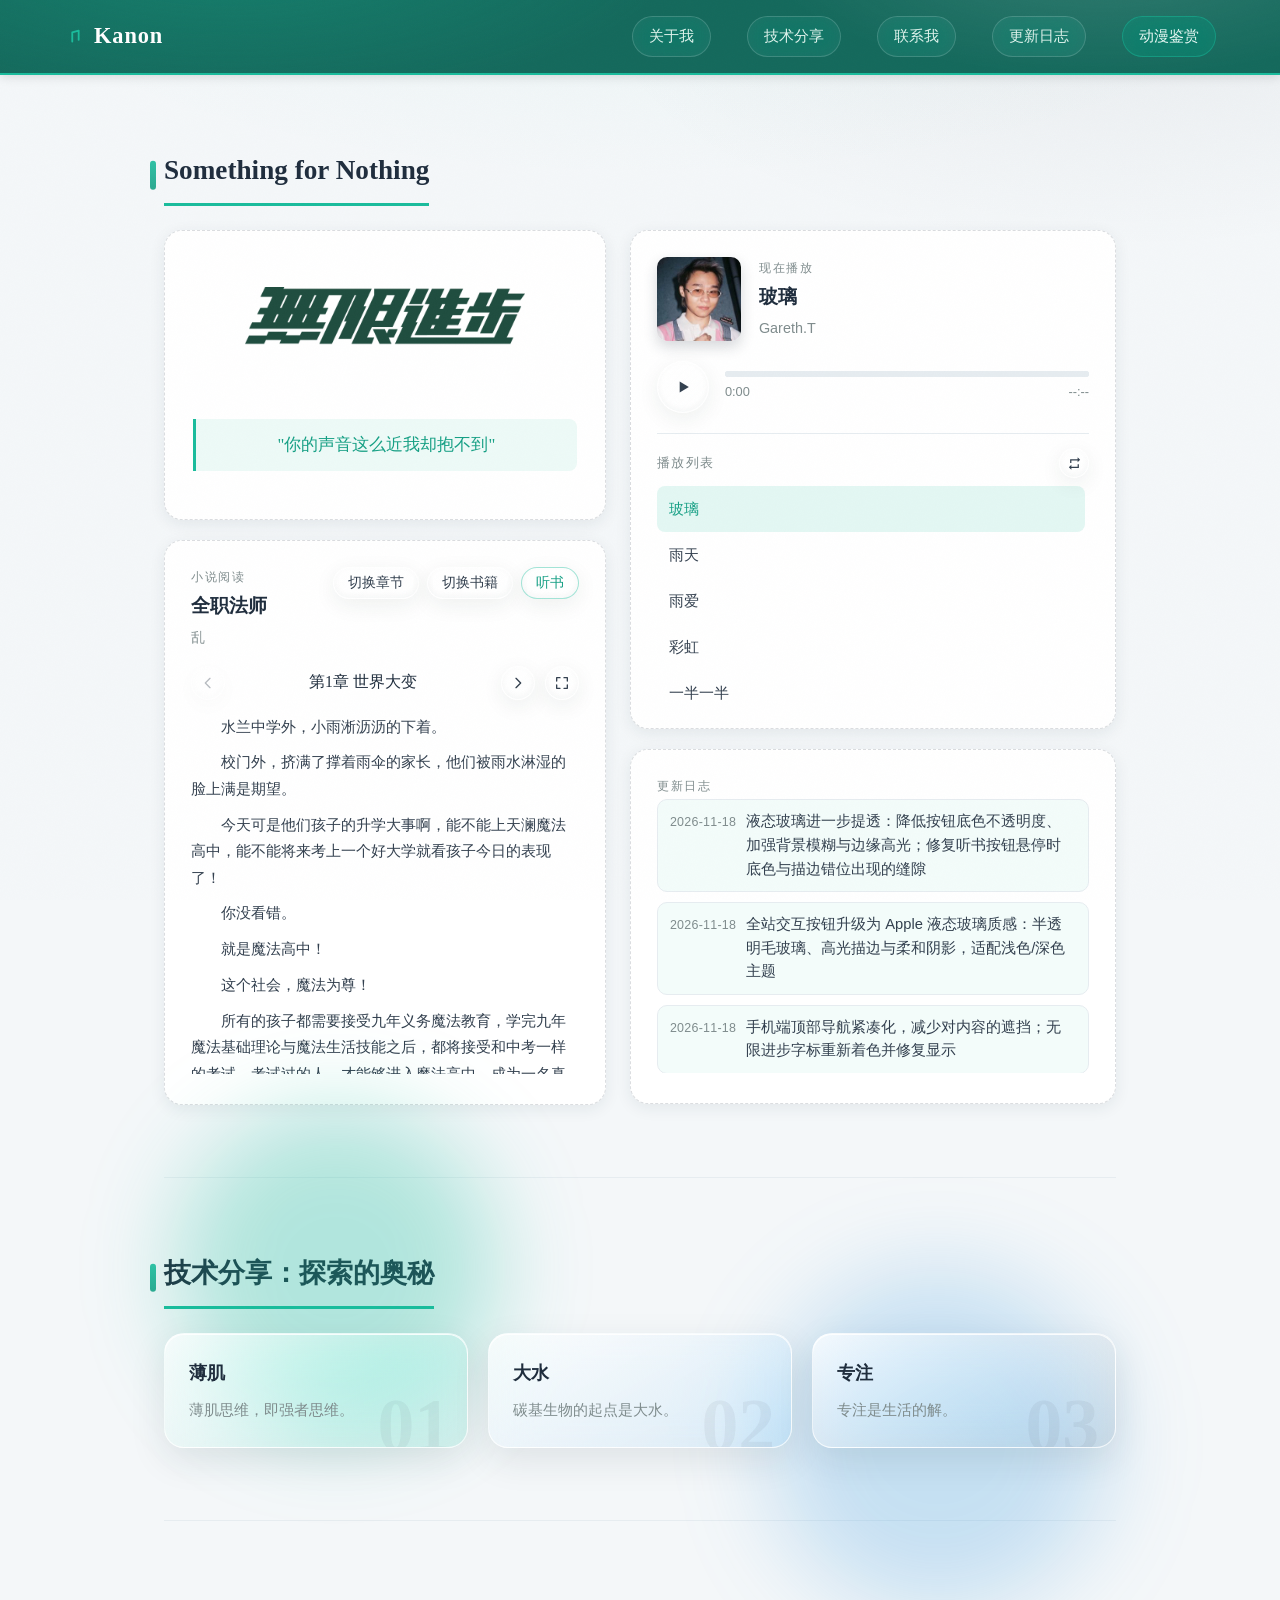
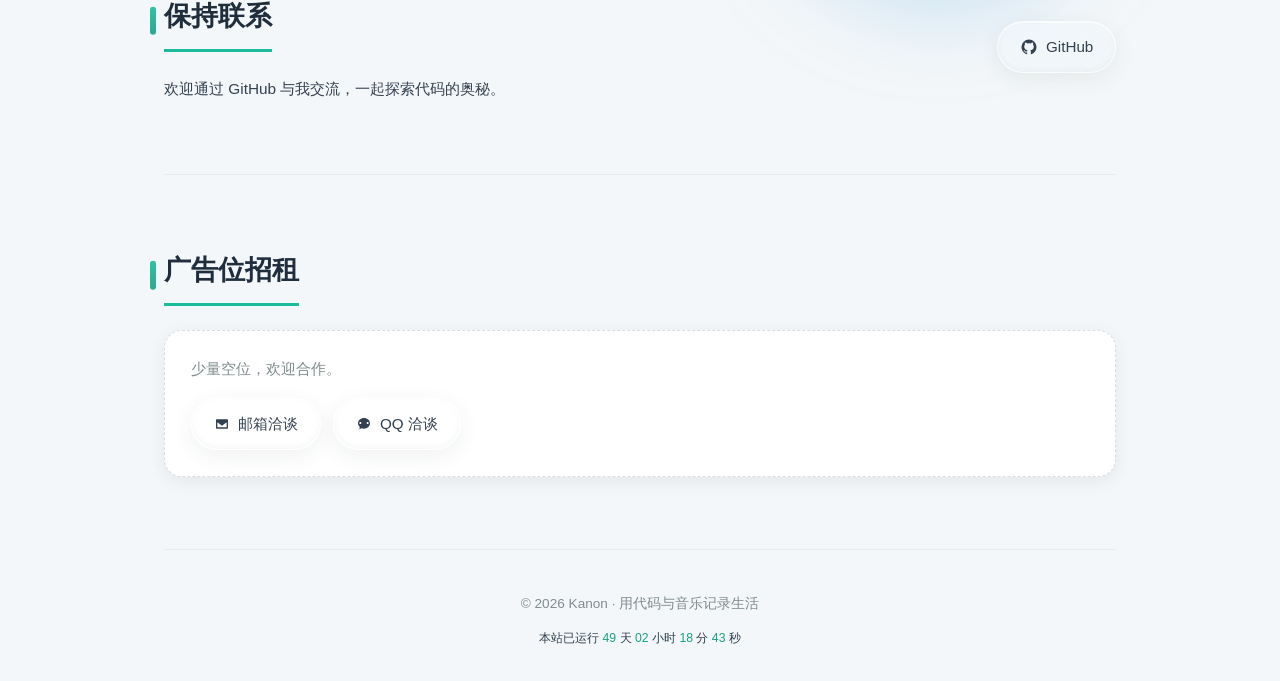
<file: index.html>
<!DOCTYPE html>
<html lang="zh-CN">
<head>
    <meta charset="UTF-8">
    <meta name="viewport" content="width=device-width, initial-scale=1">
    <title>Kanon - 个人博客</title>
    <link rel="icon" href="data:image/svg+xml,%3Csvg xmlns='http://www.w3.org/2000/svg' viewBox='0 0 24 24'%3E%3Crect width='24' height='24' rx='6' fill='%231f2d3d'/%3E%3Cpath d='M9 17V7l7-2v10' fill='none' stroke='%231abc9c' stroke-width='2' stroke-linecap='round' stroke-linejoin='round'/%3E%3C/svg%3E">
    <link rel="preconnect" href="https://miaoda.feishu.cn">
    <link rel="stylesheet" href="https://miaoda.feishu.cn/fonts/css2?family=Noto+Serif+SC:wght@700;900&family=Noto+Sans+SC:wght@300;400;500;700&display=swap">
    <link rel="stylesheet" href="style.css">
</head>
<body class="main-body">
    <header class="header">
        <h1 class="site-logo">
            <svg viewBox="0 0 24 24" width="22" height="22" aria-hidden="true">
                <path d="M9 17V7l7-2v10" fill="none" stroke="currentColor" stroke-width="2" stroke-linecap="round" stroke-linejoin="round"/>
            </svg>
            Kanon
        </h1>
        <nav class="site-nav" aria-label="主导航">
            <a href="#about">关于我</a>
            <a href="#tech">技术分享</a>
            <a href="#contact">联系我</a>
            <a href="#changelog">更新日志</a>
            <a href="anime.html" class="nav-featured">动漫鉴赏</a>
        </nav>
    </header>

    <main class="page-container">
        <!-- =================================== -->
        <!-- 关于我：左介绍 / 右音乐播放器       -->
        <!-- =================================== -->
        <section id="about" class="content-section">
            <h2 class="section-title">Something for Nothing</h2>

            <div class="about-grid">
                <!-- 左栏：个人资料 + 小说模块 -->
                <div class="about-left">
                    <div class="profile-card">
                        <img src="assets/wxjb.png" alt="无限进步" class="profile-motto">
                        <p class="subtitle" id="random-lyric">歌词被外星人拐走了ovo!</p>
                    </div>

                <!-- 小说模块 -->
                <div class="novel-card">
                    <div class="novel-head">
                        <div class="novel-meta">
                            <p class="now-label">小说阅读</p>
                            <p class="novel-title" id="novel-title">全职法师</p>
                            <p class="novel-author" id="novel-author">乱</p>
                        </div>
                        <div class="novel-head-actions">
                            <button class="novel-book-btn" id="novel-chapter-btn" aria-expanded="false" aria-controls="novel-chapter-panel">切换章节</button>
                            <button class="novel-book-btn" id="novel-book-btn" aria-expanded="false" aria-controls="novel-book-panel">切换书籍</button>
                            <button class="novel-book-btn" id="novel-read-btn" aria-expanded="false" title="朗读当前章节">听书</button>
                        </div>
                    </div>

                    <div class="novel-chapter-bar">
                        <button class="chapter-btn" id="novel-prev" aria-label="上一章" title="上一章">
                            <svg viewBox="0 0 24 24" width="16" height="16" aria-hidden="true">
                                <path d="M15 5l-7 7 7 7" fill="none" stroke="currentColor" stroke-width="2" stroke-linecap="round" stroke-linejoin="round"/>
                            </svg>
                        </button>
                        <span class="novel-chapter-name" id="novel-chapter-name">第1章 世界大变</span>
                        <button class="chapter-btn" id="novel-next" aria-label="下一章" title="下一章">
                            <svg viewBox="0 0 24 24" width="16" height="16" aria-hidden="true">
                                <path d="M9 5l7 7-7 7" fill="none" stroke="currentColor" stroke-width="2" stroke-linecap="round" stroke-linejoin="round"/>
                            </svg>
                        </button>
                        <button class="chapter-btn" id="novel-fullscreen-btn" aria-label="全屏阅读" title="全屏阅读">
                            <svg viewBox="0 0 24 24" width="16" height="16" aria-hidden="true">
                                <path d="M4 9V4h5M20 9V4h-5M4 15v5h5M20 15v5h-5" fill="none" stroke="currentColor" stroke-width="2" stroke-linecap="round" stroke-linejoin="round"/>
                            </svg>
                        </button>
                    </div>

                    <div class="novel-content" id="novel-content"></div>

                    <!-- 听书控制条：朗读时显示 -->
                    <div class="novel-read-bar" id="novel-read-bar" aria-live="polite">
                        <span class="read-status" id="read-status">正在朗读</span>
                        <button type="button" class="read-rate-btn" id="read-rate-down" aria-label="放慢语速">−</button>
                        <span class="read-rate" id="read-rate">1.0×</span>
                        <button type="button" class="read-rate-btn" id="read-rate-up" aria-label="加快语速">+</button>
                        <button type="button" class="read-rate-btn read-stop" id="read-stop" aria-label="停止朗读">停止</button>
                    </div>

                    <div class="novel-book-panel" id="novel-book-panel">
                        <p class="panel-hint">选择书籍</p>
                        <div class="book-list" id="book-list"></div>
                        <p class="panel-empty">更多书籍敬请期待</p>
                    </div>

                    <div class="novel-chapter-panel" id="novel-chapter-panel">
                        <p class="panel-hint">选择章节</p>
                        <div class="chapter-list" id="chapter-list"></div>
                    </div>
                </div>
                </div>

                <!-- 右栏：音乐播放器 + 广告位招租 -->
                <div class="about-right">
                <div class="music-player-container">
                    <div class="player-head">
                        <div class="player-cover">
                            <img id="player-cover" class="show" src="assets/covers/玻璃.jpg" alt="专辑封面">
                        </div>
                        <div class="player-now">
                            <p class="now-label">现在播放</p>
                            <p class="now-title" id="now-title">玻璃</p>
                            <p class="now-artist" id="now-artist">Gareth.T</p>
                        </div>
                    </div>

                    <div class="player-controls">
                        <button id="music-toggle-btn" class="toggle-btn" aria-label="播放或暂停音乐" title="播放 / 暂停">
                            <svg id="icon-play" viewBox="0 0 24 24" width="20" height="20" aria-hidden="true">
                                <path d="M8 5.5v13l11-6.5z" fill="currentColor"/>
                            </svg>
                            <svg id="icon-pause" viewBox="0 0 24 24" width="20" height="20" aria-hidden="true" style="display:none">
                                <path d="M7 5h3.5v14H7zM13.5 5H17v14h-3.5z" fill="currentColor"/>
                            </svg>
                        </button>
                        <div class="progress-wrap">
                            <progress id="music-progress" value="0" max="1"></progress>
                            <div class="time-row">
                                <span id="time-current">0:00</span>
                                <span id="time-total">--:--</span>
                            </div>
                        </div>
                    </div>

                    <audio id="background-music" preload="metadata">
                        <source src="assets/songs/Gareth.T-玻璃.mp3" type="audio/mp3">
                        您的浏览器不支持音频元素。
                    </audio>

                    <div class="playlist">
                        <div class="playlist-head">
                            <p class="playlist-title">播放列表</p>
                            <button id="mode-btn" class="mode-btn" type="button" title="播放模式：顺序播放（点击切换）" aria-label="播放模式：顺序播放">
                                <svg id="mode-icon" viewBox="0 0 24 24" width="15" height="15" aria-hidden="true">
                                    <path fill="currentColor" d="M7 7h10v3l4-4-4-4v3H5v6h2V7zm10 10H7v-3l-4 4 4 4v-3h12v-6h-2v4z"/>
                                </svg>
                            </button>
                        </div>
                        <ul class="playlist-list" id="playlist-list">
                            <!-- 由 JS 渲染 -->
                        </ul>
                    </div>
                </div>

                <!-- 更新日志 -->
                <div class="guestbook-card" id="changelog">
                    <p class="now-label">更新日志</p>
                    <ul class="changelog-list" id="changelog-list">
                        <li class="changelog-item"><span class="changelog-date">2026-11-18</span><span class="changelog-text">液态玻璃进一步提透：降低按钮底色不透明度、加强背景模糊与边缘高光；修复听书按钮悬停时底色与描边错位出现的缝隙</span></li>
                        <li class="changelog-item"><span class="changelog-date">2026-11-18</span><span class="changelog-text">全站交互按钮升级为 Apple 液态玻璃质感：半透明毛玻璃、高光描边与柔和阴影，适配浅色/深色主题</span></li>
                        <li class="changelog-item"><span class="changelog-date">2026-11-18</span><span class="changelog-text">手机端顶部导航紧凑化，减少对内容的遮挡；无限进步字标重新着色并修复显示</span></li>
                        <li class="changelog-item"><span class="changelog-date">2026-10-28</span><span class="changelog-text">新增阅读全屏模式：一键全屏沉浸看小说，适配手机与电脑；站点更新自此自动记录于此</span></li>
                        <li class="changelog-item"><span class="changelog-date">2026-10-22</span><span class="changelog-text">新增孙燕姿《原来你什么都不要》《开始懂了》《雨天》《我怀念的》四首曲目；歌单支持按歌手与曲名长度排序，本地资源按类型归档</span></li>
                        <li class="changelog-item"><span class="changelog-date">2026-10-22</span><span class="changelog-text">留言板重构为更新日志，优化卡片布局与文字间距；新增站点运行时长统计</span></li>
                        <li class="changelog-item"><span class="changelog-date">2026-10-22</span><span class="changelog-text">阅读与播放进度本地记忆：刷新或重新打开页面后，自动恢复上次章节与曲目</span></li>
                        <li class="changelog-item"><span class="changelog-date">2026-10-21</span><span class="changelog-text">听书功能升级：点击任意段落即可定位朗读起点，章节结束后自动续读下一章</span></li>
                        <li class="changelog-item"><span class="changelog-date">2026-10-20</span><span class="changelog-text">动漫鉴赏页面上线，收录《无职转生》精选片段，支持播放、暂停与进度控制</span></li>
                        <li class="changelog-item"><span class="changelog-date">2026-10-19</span><span class="changelog-text">小说模块新增书籍切换功能，自创作品《自我创作》入库</span></li>
                        <li class="changelog-item"><span class="changelog-date">2026-10-18</span><span class="changelog-text">音乐播放器上线：本地歌单、封面展示、顺序/循环/随机播放</span></li>
                        <li class="changelog-item"><span class="changelog-date">2026-10-17</span><span class="changelog-text">站点上线：个人主页、技术分享、联系板块</span></li>
                    </ul>
                </div>
                </div>
            </div>
        </section>

        <!-- =================================== -->
        <!-- 技术分享区                          -->
        <!-- =================================== -->
        <section id="tech" class="content-section tech-section">
            <h2 class="section-title">技术分享：探索的奥秘</h2>
            <div class="card-container">
                <a class="card tech-card tech-link" href="https://v.douyin.com/eySbuuOzoEw/" target="_blank" rel="noopener" data-visible="false">
                    <span class="card-index" aria-hidden="true">01</span>
                    <h3 class="card-title">薄肌</h3>
                    <p>薄肌思维，即强者思维。</p>
                    <span class="card-link-icon" aria-hidden="true">
                        <svg viewBox="0 0 24 24" width="16" height="16">
                            <path d="M7 17L17 7M9 7h8v8" fill="none" stroke="currentColor" stroke-width="2" stroke-linecap="round" stroke-linejoin="round"/>
                        </svg>
                    </span>
                </a>
                <a class="card tech-card tech-link" href="https://v.douyin.com/Uv8uIxXOLug/" target="_blank" rel="noopener" data-visible="false">
                    <span class="card-index" aria-hidden="true">02</span>
                    <h3 class="card-title">大水</h3>
                    <p>碳基生物的起点是大水。</p>
                    <span class="card-link-icon" aria-hidden="true">
                        <svg viewBox="0 0 24 24" width="16" height="16">
                            <path d="M7 17L17 7M9 7h8v8" fill="none" stroke="currentColor" stroke-width="2" stroke-linecap="round" stroke-linejoin="round"/>
                        </svg>
                    </span>
                </a>
                <a class="card tech-card tech-link" href="https://www.douyin.com/user/MS4wLjABAAAA_9vmEkmpnZxbGpiosL5mFLHizRPaEQQfEtiXChok4kz2OqvVyg_15rqJfyUDA7PN" target="_blank" rel="noopener" data-visible="false">
                    <span class="card-index" aria-hidden="true">03</span>
                    <h3 class="card-title">专注</h3>
                    <p>专注是生活的解。</p>
                    <span class="card-link-icon" aria-hidden="true">
                        <svg viewBox="0 0 24 24" width="16" height="16">
                            <path d="M7 17L17 7M9 7h8v8" fill="none" stroke="currentColor" stroke-width="2" stroke-linecap="round" stroke-linejoin="round"/>
                        </svg>
                    </span>
                </a>
            </div>
        </section>

        <!-- =================================== -->
        <!-- 联系区                              -->
        <!-- =================================== -->
        <section id="contact" class="content-section">
            <div class="contact-grid">
                <div class="contact-text">
                    <h2 class="section-title">保持联系</h2>
                    <p>欢迎通过 GitHub 与我交流，一起探索代码的奥秘。</p>
                </div>
                <div class="contact-actions" data-visible="false">
                    <a class="contact-btn" href="https://github.com/" target="_blank" rel="noopener">
                        <svg viewBox="0 0 24 24" width="18" height="18" aria-hidden="true">
                            <path fill="currentColor" d="M12 2A10 10 0 0 0 2 12c0 4.42 2.87 8.17 6.84 9.5.5.08.66-.23.66-.5v-1.69c-2.77.6-3.36-1.34-3.36-1.34-.46-1.16-1.11-1.47-1.11-1.47-.91-.62.07-.6.07-.6 1 .07 1.53 1.03 1.53 1.03.9 1.52 2.34 1.08 2.91.83.09-.65.35-1.09.63-1.34-2.22-.25-4.55-1.11-4.55-4.94 0-1.1.39-1.99 1.03-2.69-.1-.25-.45-1.27.1-2.64 0 0 .84-.27 2.75 1.02A9.58 9.58 0 0 1 12 6.84c.85 0 1.7.11 2.5.33 1.9-1.29 2.74-1.02 2.74-1.02.55 1.37.2 2.39.1 2.64.64.7 1.03 1.59 1.03 2.69 0 3.84-2.34 4.68-4.57 4.93.36.31.68.92.68 1.85V21c0 .27.16.59.67.5A10 10 0 0 0 22 12 10 10 0 0 0 12 2z"/>
                        </svg>
                        GitHub
                    </a>
                </div>
            </div>
        </section>

        <!-- =================================== -->
        <!-- 广告位招租                          -->
        <!-- =================================== -->
        <section id="advertising" class="content-section">
            <h2 class="section-title">广告位招租</h2>
            <div class="ad-card" data-visible="false">
                <p class="ad-text">少量空位，欢迎合作。</p>
                <div class="ad-actions">
                    <a class="contact-btn ad-btn" href="mailto:3358746541@QQ.COM">
                        <svg viewBox="0 0 24 24" width="16" height="16" aria-hidden="true">
                            <path fill="currentColor" d="M4 5h16a1 1 0 0 1 1 1v12a1 1 0 0 1-1 1H4a1 1 0 0 1-1-1V6a1 1 0 0 1 1-1zm8 7.2L4.5 7h15L12 12.2zM5 17h14v-7.5l-7 5.3-7-5.3V17z"/>
                        </svg>
                        邮箱洽谈
                    </a>
                    <a class="contact-btn ad-btn" href="https://wpa.qq.com/msgrd?v=3&uin=3358746541&site=qq&menu=yes" target="_blank" rel="noopener">
                        <svg viewBox="0 0 24 24" width="16" height="16" aria-hidden="true">
                            <path fill="currentColor" d="M12 3C7.03 3 3 6.58 3 11c0 2.1 1.02 3.98 2.64 5.4L5 20l3.5-1.6c1.05.38 2.26.6 3.5.6 4.97 0 9-3.58 9-8s-4.03-8-9-8zm-5.5 9c-.83 0-1.5-.67-1.5-1.5S5.67 9 6.5 9 8 9.67 8 10.5 7.33 12 6.5 12zm11 0c-.83 0-1.5-.67-1.5-1.5s.67-1.5 1.5-1.5 1.5.67 1.5 1.5-.67 1.5-1.5 1.5z"/>
                        </svg>
                        QQ 洽谈
                    </a>
                </div>
            </div>
        </section>
    </main>

    <footer class="site-footer">
        <p>© 2026 Kanon · 用代码与音乐记录生活</p>
        <p class="site-uptime" id="site-uptime" aria-live="polite"></p>
    </footer>

    <div id="toast" class="toast" role="status" aria-live="polite"></div>

    <!-- 阅读全屏层：自然纸色 + 磨砂质感，手机与电脑通用，支持切章/切书/听书/点段朗读 -->
    <div id="reader-fullscreen" class="reader-fullscreen" hidden>
        <div class="reader-fullscreen-head">
            <span class="rf-title" id="rf-title"></span>
            <div class="rf-tools">
                <button type="button" id="rf-chapter-btn" class="rf-tool" title="切换章节">章节</button>
                <button type="button" id="rf-book-btn" class="rf-tool" title="切换书籍">书籍</button>
                <button type="button" id="rf-read-btn" class="rf-tool" title="朗读当前章节">听书</button>
                <button type="button" id="rf-close" class="rf-tool rf-close" title="退出全屏">退出</button>
            </div>
        </div>

        <!-- 全屏内：书籍面板 -->
        <div id="rf-book-panel" class="rf-panel" hidden>
            <p class="panel-hint">选择书籍</p>
            <div class="book-list" id="rf-book-list"></div>
        </div>

        <!-- 全屏内：章节面板 -->
        <div id="rf-chapter-panel" class="rf-panel" hidden>
            <p class="panel-hint">选择章节</p>
            <div class="chapter-list" id="rf-chapter-list"></div>
        </div>

        <!-- 全屏内：听书控制条 -->
        <div id="rf-read-bar" class="rf-read-bar" hidden>
            <span class="read-status" id="rf-read-status">正在朗读</span>
            <button type="button" class="read-rate-btn" id="rf-rate-down" aria-label="放慢语速">−</button>
            <span class="read-rate" id="rf-rate">1.0×</span>
            <button type="button" class="read-rate-btn" id="rf-rate-up" aria-label="加快语速">+</button>
            <button type="button" class="read-rate-btn read-stop" id="rf-read-stop" aria-label="停止朗读">停止</button>
        </div>

        <p class="rf-hint" id="rf-hint">双击任意段落，可从该段开始朗读</p>
        <div id="rf-content" class="rf-content"></div>

        <!-- 全屏底部：上一章 / 下一章 -->
        <div class="rf-nav" id="rf-nav">
            <button type="button" id="rf-prev-chapter" class="rf-nav-btn" title="上一章">上一章</button>
            <button type="button" id="rf-next-chapter" class="rf-nav-btn" title="下一章">下一章</button>
        </div>
    </div>

    <!-- 小说章节索引（小文件）与主脚本均延迟加载，正文分片按需动态注入，不再阻塞首屏 -->
    <script src="novels/index.js" defer></script>
    <script src="script.js" defer></script>
</body>
</html>
</file>
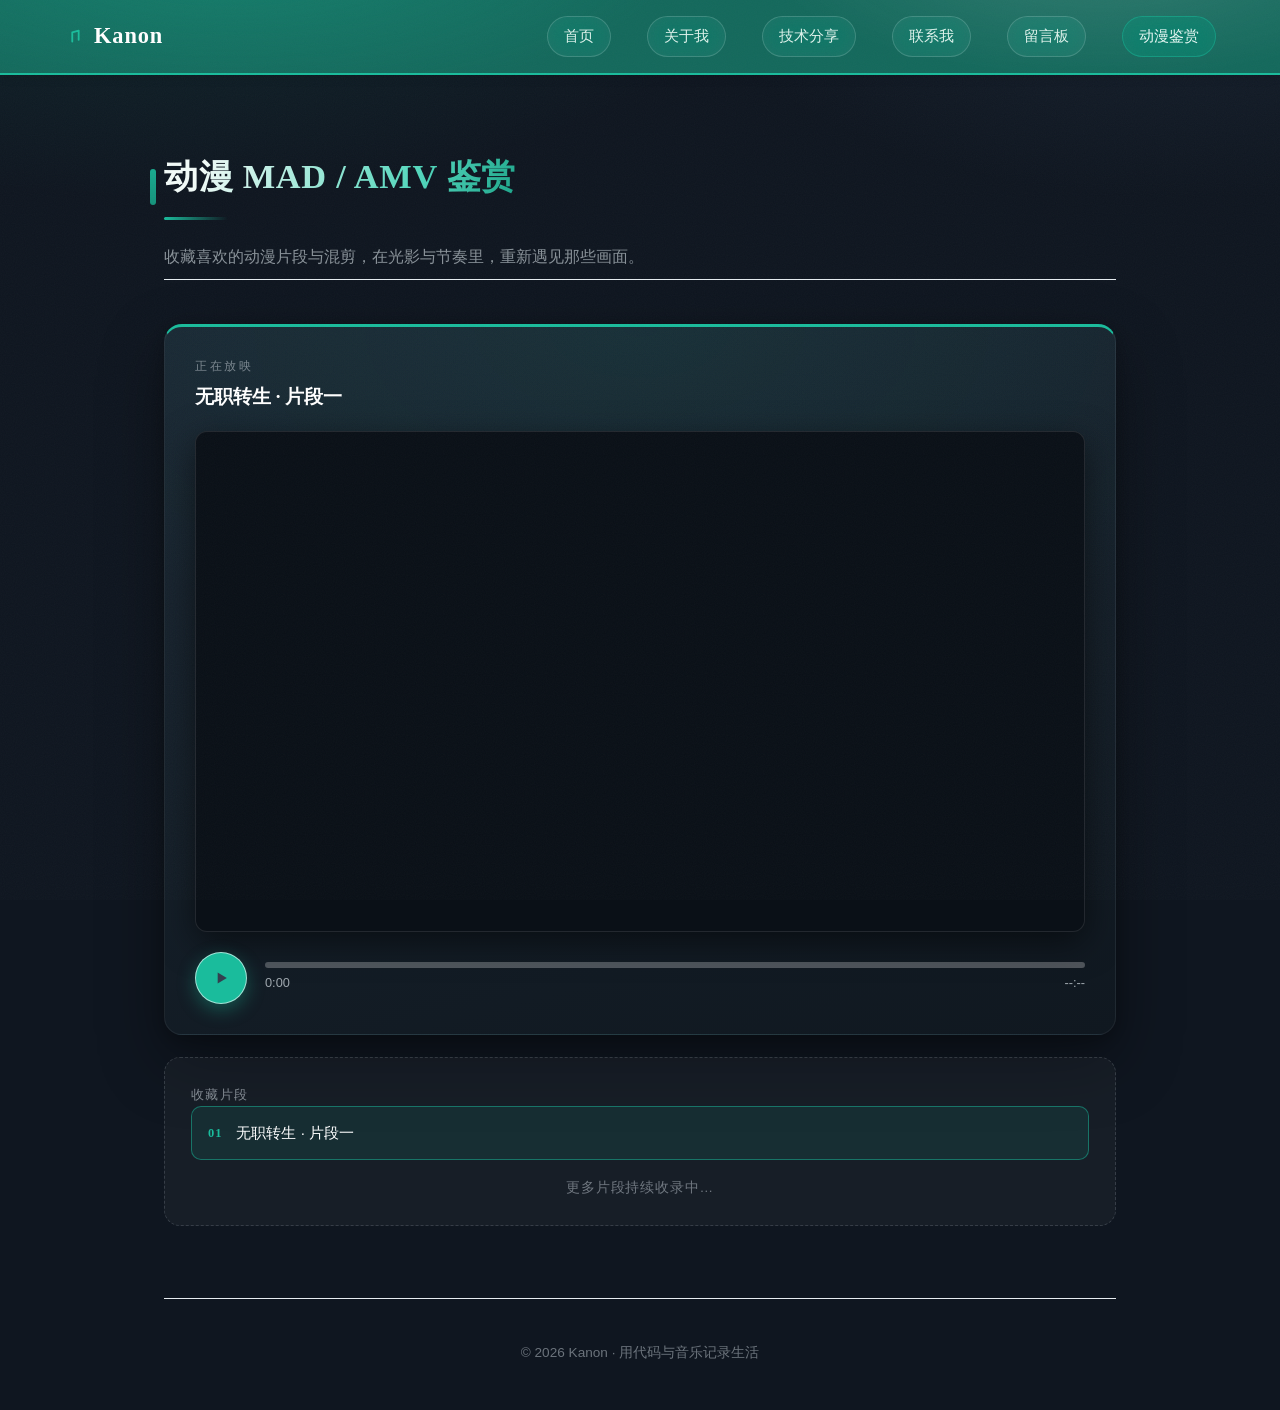
<file: anime.html>
<!DOCTYPE html>
<html lang="zh-CN">
<head>
    <meta charset="UTF-8">
    <meta name="viewport" content="width=device-width, initial-scale=1">
    <title>动漫鉴赏 - Kanon</title>
    <link rel="icon" href="data:image/svg+xml,%3Csvg xmlns='http://www.w3.org/2000/svg' viewBox='0 0 24 24'%3E%3Crect width='24' height='24' rx='6' fill='%231f2d3d'/%3E%3Cpath d='M9 17V7l7-2v10' fill='none' stroke='%231abc9c' stroke-width='2' stroke-linecap='round' stroke-linejoin='round'/%3E%3C/svg%3E">
    <link rel="preconnect" href="https://miaoda.feishu.cn">
    <link rel="stylesheet" href="https://miaoda.feishu.cn/fonts/css2?family=Noto+Serif+SC:wght@600;700;900&family=Noto+Sans+SC:wght@300;400;500;700&display=swap">
    <link rel="stylesheet" href="style.css">
    <style>
        /* ============================ */
        /* 动漫鉴赏页 · 沉浸式深色舞台   */
        /* ============================ */

        /* 整页深色：把动漫页做成独立影院氛围 */
        body {
            background:
                radial-gradient(1100px 520px at 12% -8%, rgba(26, 188, 156, 0.12), transparent 60%),
                radial-gradient(900px 460px at 92% -4%, rgba(31, 45, 61, 0.55), transparent 55%),
                #0f1620;
            color: #dbe4ea;
        }

        /* 噪点稍加强，深色下更有胶片质感 */
        body::before {
            opacity: 0.055;
        }

        /* 当前页导航高亮：下划线常驻 */
        .nav-current {
            color: #fff;
        }
        .nav-current::after {
            transform: scaleX(1);
            transform-origin: left;
        }

        .anime-hero {
            padding-bottom: 8px;
        }

        /* 主标题：渐变文字 + 更重的字重 */
        .anime-hero .section-title {
            font-weight: 900;
            font-size: 2.15em;
            letter-spacing: 0.02em;
            color: transparent;
            background: linear-gradient(115deg, #f2fbf8 12%, #54d8bd 68%, var(--accent-dark) 100%);
            -webkit-background-clip: text;
            background-clip: text;
            border-bottom: none;
            padding-bottom: 6px;
        }

        .anime-hero .section-title::after {
            content: "";
            display: block;
            width: 64px;
            height: 3px;
            margin-top: 12px;
            border-radius: 2px;
            background: linear-gradient(90deg, var(--accent), transparent);
        }

        .anime-desc {
            color: rgba(219, 228, 234, 0.6);
            font-size: 0.98em;
            margin: -6px 0 0;
        }

        .anime-stage-section {
            display: grid;
            gap: 22px;
            padding-top: 44px;
        }

        /* 深色放映舞台：深邃、聚焦、有光感 */
        .anime-stage {
            background:
                radial-gradient(120% 90% at 50% 0%, rgba(26, 188, 156, 0.07), transparent 58%),
                linear-gradient(165deg, #1a2733, #101820);
            border-radius: 18px;
            padding: 30px;
            border: 1px solid rgba(255, 255, 255, 0.06);
            border-top: 3px solid var(--accent);
            box-shadow: 0 26px 64px rgba(0, 0, 0, 0.38), 0 4px 18px rgba(0, 0, 0, 0.24);
        }

        .anime-stage-head {
            display: flex;
            align-items: center;
            justify-content: space-between;
            gap: 12px;
            margin-bottom: 18px;
        }

        .anime-stage-head .now-label {
            color: rgba(219, 228, 234, 0.5);
            font-size: 0.72em;
            letter-spacing: 0.22em;
        }

        .anime-stage-head .now-title {
            color: #fff;
            font-size: 1.2em;
            font-family: "Noto Serif SC", "PingFang SC", serif;
            font-weight: 700;
            margin-top: 4px;
        }

        /* 画面容器：细腻描边 + 深投影 */
        .video-wrap {
            position: relative;
            aspect-ratio: 16 / 9;
            background: #0a1017;
            border-radius: 12px;
            overflow: hidden;
            border: 1px solid rgba(255, 255, 255, 0.1);
            box-shadow: 0 10px 34px rgba(0, 0, 0, 0.5);
        }

        .video-wrap video {
            width: 100%;
            height: 100%;
            object-fit: contain;
            display: block;
        }

        /* 视频加载指示：细圆环 + 小字 */
        .video-loading {
            position: absolute;
            inset: 0;
            display: flex;
            flex-direction: column;
            align-items: center;
            justify-content: center;
            gap: 12px;
            background: rgba(10, 16, 23, 0.55);
            color: rgba(219, 228, 234, 0.7);
            font-size: 0.85em;
            letter-spacing: 0.18em;
            opacity: 0;
            transition: opacity 0.3s var(--ease);
            pointer-events: none;
        }

        .video-loading .ring {
            width: 34px;
            height: 34px;
            border-radius: 50%;
            border: 2px solid rgba(26, 188, 156, 0.2);
            border-top-color: var(--accent);
            animation: ringSpin 0.9s linear infinite;
        }

        @keyframes ringSpin {
            to { transform: rotate(360deg); }
        }

        .anime-controls {
            display: flex;
            align-items: center;
            gap: 18px;
            margin-top: 20px;
        }

        /* 舞台播放按钮：薄荷绿 + 悬停柔光 */
        .anime-controls .toggle-btn {
            background: var(--accent);
            box-shadow: 0 6px 18px rgba(26, 188, 156, 0.35);
        }

        .anime-controls .toggle-btn:hover {
            background: var(--accent-dark);
            box-shadow: 0 8px 26px rgba(22, 160, 133, 0.45);
        }

        .progress-wrap {
            flex: 1;
            min-width: 0;
        }

        #video-progress {
            width: 100%;
            display: block;
            -webkit-appearance: none;
            appearance: none;
            height: 6px;
            background: rgba(255, 255, 255, 0.14);
            border: none;
            border-radius: 3px;
            transition: height 0.25s var(--ease);
        }

        #video-progress:hover {
            height: 9px;
        }

        #video-progress::-webkit-progress-bar {
            background: rgba(255, 255, 255, 0.14);
            border-radius: 3px;
        }

        #video-progress::-webkit-progress-value {
            background: linear-gradient(90deg, var(--accent), #6fe3cd);
            border-radius: 3px;
            transition: width 0.1s linear;
        }

        #video-progress::-moz-progress-bar {
            background: linear-gradient(90deg, var(--accent), #6fe3cd);
            border-radius: 3px;
        }

        .anime-controls .time-row {
            color: rgba(219, 228, 234, 0.7);
            font-variant-numeric: tabular-nums;
        }

        /* 收藏片段：深色迷你卡片 + 编号 */
        .anime-library {
            background: rgba(255, 255, 255, 0.035);
            border: 1px dashed rgba(219, 228, 234, 0.16);
            border-radius: 16px;
            padding: 26px;
            transition: border-color 0.3s var(--ease), box-shadow 0.3s var(--ease), transform 0.3s var(--ease);
        }

        .anime-library:hover {
            border-color: rgba(26, 188, 156, 0.5);
            transform: translateY(-4px);
            box-shadow: 0 16px 36px rgba(0, 0, 0, 0.28);
        }

        .anime-library .playlist-title {
            color: rgba(219, 228, 234, 0.55);
        }

        .anime-list {
            list-style: none;
            margin: 0;
            padding: 0;
            display: grid;
            gap: 10px;
        }

        .anime-item {
            display: flex;
            align-items: center;
            gap: 14px;
            padding: 13px 16px;
            border-radius: 10px;
            cursor: pointer;
            color: rgba(219, 228, 234, 0.85);
            font-size: 0.95em;
            background: rgba(255, 255, 255, 0.045);
            border: 1px solid rgba(255, 255, 255, 0.05);
            transition: background 0.25s var(--ease), color 0.25s var(--ease),
                        transform 0.25s var(--ease), border-color 0.25s var(--ease);
        }

        .anime-item .anime-num {
            font-family: "Noto Serif SC", "PingFang SC", serif;
            font-size: 0.82em;
            font-weight: 700;
            color: rgba(219, 228, 234, 0.35);
            letter-spacing: 0.08em;
            transition: color 0.25s var(--ease);
            flex: none;
        }

        .anime-item:hover {
            background: rgba(26, 188, 156, 0.08);
            border-color: rgba(26, 188, 156, 0.35);
            transform: translateY(-2px);
        }

        .anime-item.active {
            background: rgba(26, 188, 156, 0.1);
            border-color: rgba(26, 188, 156, 0.5);
            color: #fff;
            font-weight: 500;
        }

        .anime-item.active .anime-num {
            color: var(--accent);
        }

        .anime-more {
            color: rgba(219, 228, 234, 0.45);
            font-size: 0.85em;
            margin: 16px 0 0;
            text-align: center;
            letter-spacing: 0.06em;
        }

        /* ============================ */
        /* 入场动画：标题 → 舞台 → 列表  */
        /* ============================ */
        .anime-hero,
        .anime-stage,
        .anime-library {
            animation: animeUp 0.7s var(--ease) both;
        }

        .anime-stage {
            animation-delay: 0.1s;
        }

        .anime-library {
            animation-delay: 0.2s;
        }

        @keyframes animeUp {
            from {
                opacity: 0;
                transform: translateY(26px);
            }
            to {
                opacity: 1;
                transform: none;
            }
        }

        /* 深色页页脚文字转浅色 */
        .site-footer {
            color: rgba(219, 228, 234, 0.45);
        }

        /* 移动端：标题缩小，避免断行太散 */
        @media (max-width: 767px) {
            .anime-hero .section-title {
                font-size: 1.5em;
            }

            .anime-stage {
                padding: 20px;
            }
        }
    </style>
</head>
<body>
    <header class="header">
        <h1 class="site-logo">
            <svg viewBox="0 0 24 24" width="22" height="22" aria-hidden="true">
                <path d="M9 17V7l7-2v10" fill="none" stroke="currentColor" stroke-width="2" stroke-linecap="round" stroke-linejoin="round"/>
            </svg>
            Kanon
        </h1>
        <nav class="site-nav" aria-label="主导航">
            <a href="index.html">首页</a>
            <a href="index.html#about">关于我</a>
            <a href="index.html#tech">技术分享</a>
            <a href="index.html#contact">联系我</a>
            <a href="index.html#guestbook">留言板</a>
            <a href="anime.html" class="nav-current nav-featured">动漫鉴赏</a>
        </nav>
    </header>

    <main class="page-container">
        <section class="content-section anime-hero">
            <h2 class="section-title">动漫 MAD / AMV 鉴赏</h2>
            <p class="anime-desc">收藏喜欢的动漫片段与混剪，在光影与节奏里，重新遇见那些画面。</p>
        </section>

        <section class="content-section anime-stage-section">
            <!-- 主放映区 -->
            <div class="anime-stage">
                <div class="anime-stage-head">
                    <div>
                        <p class="now-label">正在放映</p>
                        <p class="now-title" id="anime-title">无职转生 · 片段一</p>
                    </div>
                </div>
                <div class="video-wrap">
                    <video id="anime-video" preload="metadata" playsinline>
                        <source src="assets/无职1.mp4" type="video/mp4">
                        您的浏览器不支持视频播放。
                    </video>
                    <div class="video-loading" id="video-loading">
                        <div class="ring"></div>
                        <span>正在加载</span>
                    </div>
                </div>
                <div class="anime-controls">
                    <button id="video-toggle" class="toggle-btn" aria-label="播放或暂停视频" title="播放 / 暂停">
                        <svg id="video-icon-play" viewBox="0 0 24 24" width="20" height="20" aria-hidden="true">
                            <path d="M8 5.5v13l11-6.5z" fill="currentColor"/>
                        </svg>
                        <svg id="video-icon-pause" viewBox="0 0 24 24" width="20" height="20" aria-hidden="true" style="display:none">
                            <path d="M7 5h3.5v14H7zM13.5 5H17v14h-3.5z" fill="currentColor"/>
                        </svg>
                    </button>
                    <div class="progress-wrap">
                        <progress id="video-progress" value="0" max="1"></progress>
                        <div class="time-row">
                            <span id="video-current">0:00</span>
                            <span id="video-total">--:--</span>
                        </div>
                    </div>
                </div>
            </div>

            <!-- 收藏片段 -->
            <div class="anime-library">
                <p class="playlist-title">收藏片段</p>
                <ul class="anime-list" id="anime-list">
                    <li class="anime-item active" data-src="assets/无职1.mp4" data-title="无职转生 · 片段一">
                        <span class="anime-num">01</span>
                        <span>无职转生 · 片段一</span>
                    </li>
                </ul>
                <p class="anime-more">更多片段持续收录中…</p>
            </div>
        </section>
    </main>

    <footer class="site-footer">
        <p>© 2026 Kanon · 用代码与音乐记录生活</p>
    </footer>

    <script>
        // ====================================================
        // 动漫鉴赏播放器：播放/暂停 + 进度条 + 片段切换 + 加载指示
        // ====================================================
        const video = document.getElementById('anime-video');
        const toggleBtn = document.getElementById('video-toggle');
        const iconPlay = document.getElementById('video-icon-play');
        const iconPause = document.getElementById('video-icon-pause');
        const progress = document.getElementById('video-progress');
        const timeCurrent = document.getElementById('video-current');
        const timeTotal = document.getElementById('video-total');
        const titleEl = document.getElementById('anime-title');
        const listEl = document.getElementById('anime-list');
        const loadingEl = document.getElementById('video-loading');

        function formatTime(seconds) {
            if (!isFinite(seconds) || seconds < 0) return '0:00';
            const m = Math.floor(seconds / 60);
            const s = Math.floor(seconds % 60);
            return `${m}:${String(s).padStart(2, '0')}`;
        }

        function updateIcon(playing) {
            iconPlay.style.display = playing ? 'none' : 'block';
            iconPause.style.display = playing ? 'block' : 'none';
            toggleBtn.setAttribute('aria-label', playing ? '暂停视频' : '播放视频');
            toggleBtn.title = playing ? '暂停' : '播放';
        }

        function showLoading() { loadingEl.style.opacity = 1; }
        function hideLoading() { loadingEl.style.opacity = 0; }

        // 播放 / 暂停
        toggleBtn.addEventListener('click', () => {
            if (video.paused) {
                video.play().then(() => updateIcon(true)).catch(() => {});
            } else {
                video.pause();
                updateIcon(false);
            }
        });

        // 进度与时间
        video.addEventListener('timeupdate', () => {
            if (video.duration) {
                progress.value = video.currentTime / video.duration;
                timeCurrent.textContent = formatTime(video.currentTime);
            }
        });

        video.addEventListener('loadedmetadata', () => {
            timeTotal.textContent = formatTime(video.duration);
        });

        video.addEventListener('ended', () => {
            updateIcon(false);
        });

        // 加载指示
        video.addEventListener('loadstart', showLoading);
        video.addEventListener('waiting', showLoading);
        video.addEventListener('canplay', hideLoading);
        video.addEventListener('playing', hideLoading);

        // 点击进度条跳转
        progress.addEventListener('click', (e) => {
            const rect = progress.getBoundingClientRect();
            if (video.duration) {
                video.currentTime = ((e.clientX - rect.left) / rect.width) * video.duration;
            }
        });

        // 片段切换（后续新增片段只需在列表中加一项）
        listEl.querySelectorAll('.anime-item').forEach((item) => {
            item.addEventListener('click', () => {
                const isCurrent = item.classList.contains('active') &&
                    video.src && video.src.indexOf(item.dataset.src) !== -1;
                if (isCurrent) {
                    // 再次点击当前片段：切换播放/暂停
                    if (video.paused) {
                        video.play().then(() => updateIcon(true)).catch(() => {});
                    } else {
                        video.pause();
                        updateIcon(false);
                    }
                    return;
                }

                listEl.querySelectorAll('.anime-item').forEach((i) => {
                    i.classList.toggle('active', i === item);
                });
                titleEl.textContent = item.dataset.title;
                video.src = item.dataset.src;
                video.load();
                progress.value = 0;
                timeCurrent.textContent = '0:00';
                timeTotal.textContent = '--:--';
                showLoading();
                video.play().then(() => updateIcon(true)).catch(() => {});
            });
        });

        // 顶栏滚动后加深阴影（rAF 合并到同一帧）
        const header = document.querySelector('.header');
        function onScrollHeader() {
            requestAnimationFrame(() => {
                header.classList.toggle('scrolled', window.scrollY > 10);
            });
        }
        window.addEventListener('scroll', onScrollHeader, { passive: true });
        onScrollHeader();

        // 顶栏高度自适应：固定导航不遮挡首屏内容
        function fitHeader() {
            if (header) {
                document.body.style.paddingTop = header.offsetHeight + 'px';
            }
        }
        window.addEventListener('resize', fitHeader);
        window.addEventListener('load', fitHeader);
        fitHeader();
    </script>
</body>
</html>
</file>
<file: style.css>
/* ============================================
   Kanon 个人博客 · 样式
   基调：深蓝墨 + 薄荷绿，衬线标题 + 无衬线正文
   ============================================ */

/* 固定导航遮挡锚点：点击导航跳转时预留顶部导航高度 */
html {
    scroll-padding-top: 80px;
}

:root {
    --ink: #1f2d3d;
    --ink-soft: #2c3e50;
    --accent: #1abc9c;
    --accent-dark: #16a085;
    --bg: #f4f7f9;
    --card: #ffffff;
    --text: #33404f;
    --muted: #7f8c8d;
    --line: #e6ecf0;
    --radius: 18px;
    --shadow: 0 4px 16px rgba(31, 45, 61, 0.08);
    --shadow-hover: 0 12px 28px rgba(31, 45, 61, 0.14);
    --ease: cubic-bezier(0.22, 1, 0.36, 1);
}

* {
    box-sizing: border-box;
}

html {
    /* 全局防横向溢出：裁剪掉任何越界的装饰元素，不创建滚动容器、不影响内部动画 */
    overflow-x: clip;
    overflow-x: hidden;
}

body {
    font-family: "Noto Sans SC", "PingFang SC", "Hiragino Sans GB", "Microsoft YaHei", sans-serif;
    font-weight: 300;
    margin: 0;
    padding-top: 64px;
    background-color: var(--bg);
    background-image:
        radial-gradient(1100px 460px at 50% -140px, rgba(26, 188, 156, 0.055), transparent 70%),
        radial-gradient(900px 420px at 88% 0%, rgba(31, 45, 61, 0.05), transparent 60%);
    color: var(--text);
    line-height: 1.7;
    scroll-behavior: smooth;
    cursor: default;
}

/* 细噪点纹理覆盖层：给纯白卡片增加一点印刷质感（0.035 几乎不可见） */
body::before {
    content: "";
    position: fixed;
    inset: 0;
    z-index: 900;
    pointer-events: none;
    opacity: 0.035;
    background-image: url("data:image/svg+xml,%3Csvg xmlns='http://www.w3.org/2000/svg' width='160' height='160'%3E%3Cfilter id='n'%3E%3CfeTurbulence type='fractalNoise' baseFrequency='0.9' numOctaves='2' stitchTiles='stitch'/%3E%3C/filter%3E%3Crect width='160' height='160' filter='url(%23n)' opacity='0.6'/%3E%3C/svg%3E");
}

/* 可交互元素才显示手型指针 */
a, button, .playlist-item {
    cursor: pointer;
}

/* 键盘焦点可见 */
:focus-visible {
    outline: 2px solid var(--accent);
    outline-offset: 2px;
}

/* ============================ */
/* Header（固定导航栏）          */
/* ============================ */
.header {
    position: fixed;
    top: 0;
    left: 0;
    width: 100%;
    background:
        radial-gradient(640px 220px at 18% -70%, rgba(26, 188, 156, 0.28), transparent 70%),
        radial-gradient(560px 200px at 86% -60%, rgba(255, 255, 255, 0.12), transparent 60%),
        #14695c;
    color: #fff;
    padding: 14px 5%;
    display: flex;
    justify-content: space-between;
    align-items: center;
    box-shadow: 0 2px 10px rgba(0, 0, 0, 0.12);
    border-bottom: 2px solid var(--accent);
    z-index: 100;
    transition: box-shadow 0.3s var(--ease), padding 0.3s var(--ease);
}

/* 滚动后顶栏阴影加深，层次更分明 */
.header.scrolled {
    box-shadow: 0 4px 22px rgba(16, 92, 80, 0.32);
}

.site-logo {
    font-family: "Noto Serif SC", "PingFang SC", serif;
    font-weight: 700;
    font-size: 1.4em;
    letter-spacing: 0.04em;
    margin: 0;
    display: inline-flex;
    align-items: center;
    gap: 8px;
}

.site-logo svg {
    color: var(--accent);
    transition: transform 0.4s var(--ease);
}

.site-logo:hover svg {
    transform: rotate(-12deg) scale(1.1);
}

.site-nav {
    display: flex;
    align-items: center;
    flex-wrap: wrap;
    gap: 8px;
    justify-content: flex-end;
}

/* 导航项：透明液态玻璃胶囊（统一所有链接） */
.site-nav a {
    color: #dff3ec;
    text-decoration: none;
    margin-left: 0;
    font-size: 0.92em;
    padding: 7px 16px;
    border-radius: 999px;
    border: 1px solid rgba(255, 255, 255, 0.16);
    background: rgba(255, 255, 255, 0.06);
    -webkit-backdrop-filter: blur(14px) saturate(1.3);
    backdrop-filter: blur(14px) saturate(1.3);
    transition: background 0.3s var(--ease), border-color 0.3s var(--ease),
                color 0.3s var(--ease), transform 0.3s var(--ease),
                box-shadow 0.3s var(--ease);
}

.site-nav a:hover {
    background: rgba(255, 255, 255, 0.16);
    border-color: rgba(255, 255, 255, 0.34);
    color: #fff;
    transform: translateY(-1px);
}

/* 当前页高亮：更亮的玻璃 + 白色描边 */
.site-nav a.nav-current {
    background: rgba(255, 255, 255, 0.17);
    border-color: rgba(255, 255, 255, 0.45);
    color: #fff;
}

/* 突出入口：薄荷绿玻璃（动漫鉴赏） */
.site-nav a.nav-featured {
    background: rgba(26, 188, 156, 0.16);
    border-color: rgba(26, 188, 156, 0.45);
    color: #eafaf6;
    font-weight: 500;
}

.site-nav a.nav-featured:hover {
    background: rgba(26, 188, 156, 0.30);
    border-color: rgba(26, 188, 156, 0.7);
    color: #fff;
    box-shadow: 0 4px 14px rgba(26, 188, 156, 0.25);
}

/* ============================ */
/* 页面容器与通用区块             */
/* ============================ */
.page-container {
    max-width: 1080px;
    margin: 0 auto;
    padding: 0 5%;
}

.content-section {
    padding: 56px 0;
    border-bottom: 1px solid var(--line);
    scroll-margin-top: 72px;
}

.section-title {
    font-family: "Noto Serif SC", "PingFang SC", serif;
    font-weight: 700;
    color: var(--ink);
    font-size: 1.7em;
    margin: 0 0 24px;
    padding-bottom: 10px;
    border-bottom: 3px solid var(--accent);
    display: inline-block;
    position: relative;
}

/* 标题左侧薄荷绿竖条装饰 */
.section-title::before {
    content: "";
    position: absolute;
    left: -14px;
    top: 50%;
    transform: translateY(-50%);
    width: 6px;
    height: 1.05em;
    border-radius: 3px;
    background: linear-gradient(180deg, var(--accent), var(--accent-dark));
    opacity: 0.9;
}

/* ============================ */
/* 关于我：两栏布局               */
/* ============================ */
.about-grid {
    display: grid;
    gap: 20px;
    /* 两栏卡片：自然高度 + 右侧滚动区高度补偿，底部平齐 */
}

/* 左栏：个人资料卡片 */
.profile-card {
    background-color: var(--card);
    border-radius: var(--radius);
    box-shadow: var(--shadow);
    padding: 28px;
    /* 保持重构前的模块高度（头像+介绍文字占位），避免左列变矮破坏与小说/日志的底部对齐 */
    min-height: 290px;
    display: flex;
    flex-direction: column;
}

/* 无限进步字标：合适长宽，水平居中 */
.profile-motto {
    display: block;
    width: min(280px, 100%);
    height: auto;
    margin: 28px auto 14px;
}

/* 随机歌词：衬线字体，颜色沿用薄荷绿体系 */
.subtitle {
    font-family: "Noto Serif SC", "PingFang SC", serif;
    font-weight: 500;
    font-size: 1.05em;
    color: var(--accent-dark);
    margin: auto 0 20px;
    padding: 12px 16px;
    background: rgba(26, 188, 156, 0.08);
    border-left: 3px solid var(--accent);
    border-radius: 0 8px 8px 0;
    text-align: center;
    cursor: pointer;
    transition: border-color 0.3s var(--ease), transform 0.3s var(--ease);
}
.subtitle:hover {
    border-color: var(--accent-dark);
    transform: translateY(-1px);
}
/* 点击切换歌词的淡入动效 */
.lyric-switch {
    animation: lyricPop 0.45s cubic-bezier(0.22, 1, 0.36, 1);
}
@keyframes lyricPop {
    from { opacity: 0; transform: translateY(6px); }
    to { opacity: 1; transform: translateY(0); }
}

/* ============================ */
/* 左栏容器：个人资料 + 小说     */
/* ============================ */
.about-left {
    display: flex;
    flex-direction: column;
    gap: 20px;
    min-width: 0;
}

/* 小说卡片保持自然高度：正文区封顶不铺开，卡片约 500+px 紧凑；间隙恒 = padding 30px */
.about-left .novel-card {
    flex: 0 0 auto;
}

/* 右栏容器：播放器 + 更新日志 */
.about-right {
    display: flex;
    flex-direction: column;
    gap: 20px;
    min-width: 0;
}

/* 更新日志卡片：自然高度，列表高度配合使卡片底部与小说卡片平齐 */
.about-right .guestbook-card {
    flex: 0 0 auto;
}

/* ============================ */
/* 小说模块                      */
/* ============================ */
.novel-card {
    background-color: var(--card);
    border-radius: var(--radius);
    box-shadow: var(--shadow);
    /* 底部 30px：正文文字区与卡片底部的间隙 */
    padding: 26px 26px 30px;
    position: relative;
    display: flex;
    flex-direction: column;
}

.novel-head {
    display: flex;
    justify-content: space-between;
    align-items: flex-start;
    gap: 12px;
    flex-wrap: wrap;
    margin-bottom: 16px;
}

.novel-title {
    font-family: "Noto Serif SC", "PingFang SC", serif;
    font-weight: 700;
    font-size: 1.2em;
    color: var(--ink);
    margin: 0;
}

.novel-author {
    color: var(--muted);
    font-size: 0.9em;
    margin: 2px 0 0;
}

.novel-head-actions {
    display: flex;
    gap: 8px;
    flex: none;
}

.novel-book-btn {
    flex: none;
    font-size: 0.85em;
    padding: 6px 14px;
    border-radius: 999px;
    border: 1px solid var(--ink-soft);
    color: var(--ink-soft);
    background: transparent;
    transition: background 0.3s var(--ease), color 0.3s var(--ease), transform 0.25s var(--ease);
}

.novel-book-btn:hover {
    background: var(--ink-soft);
    color: #fff;
    transform: translateY(-1px);
}

/* 听书按钮语义色由文件末尾的液态玻璃块统一接管（薄荷描边 + 薄荷悬停），此处不再重复定义 */

/* 朗读中的段落高亮 */
.novel-content p.reading {
    background: rgba(26, 188, 156, 0.13);
    border-radius: 4px;
    transition: background 0.3s var(--ease);
}

/* 听书控制条：默认不占位（display:none），避免文字区下方出现白色间隙 */
.novel-read-bar {
    display: none;
    align-items: center;
    justify-content: center;
    gap: 10px;
    margin-top: 14px;
    padding: 9px 14px;
    border-radius: 999px;
    background: rgba(26, 188, 156, 0.08);
    border: 1px solid rgba(26, 188, 156, 0.28);
    font-size: 0.85em;
    color: var(--text);
}

.novel-read-bar.show {
    display: flex;
}

.read-status {
    color: var(--accent-dark);
    font-weight: 500;
    margin-right: 2px;
}

.read-rate-btn {
    width: 28px;
    height: 28px;
    flex: none;
    border: 1px solid rgba(26, 188, 156, 0.4);
    border-radius: 50%;
    background: transparent;
    color: var(--accent-dark);
    font-size: 1.05em;
    display: inline-flex;
    align-items: center;
    justify-content: center;
    transition: background 0.25s var(--ease), color 0.25s var(--ease), transform 0.25s var(--ease);
}

.read-rate-btn:hover {
    background: var(--accent-dark);
    color: #fff;
    transform: scale(1.12);
}

.read-rate {
    min-width: 40px;
    text-align: center;
    font-variant-numeric: tabular-nums;
    color: var(--text);
}

.read-rate-btn.read-stop {
    width: auto;
    padding: 0 14px;
    border-radius: 999px;
    font-size: 0.9em;
}

/* 章节切换栏 */
.novel-chapter-bar {
    display: flex;
    align-items: center;
    gap: 10px;
    margin-bottom: 14px;
}

.chapter-btn {
    width: 34px;
    height: 34px;
    flex: none;
    border: 1px solid var(--line);
    border-radius: 50%;
    background: transparent;
    color: var(--ink-soft);
    display: inline-flex;
    align-items: center;
    justify-content: center;
    transition: background 0.25s var(--ease), color 0.25s var(--ease), transform 0.25s var(--ease), border-color 0.25s var(--ease);
}

.chapter-btn:hover:not(:disabled) {
    background: rgba(26, 188, 156, 0.1);
    border-color: var(--accent);
    color: var(--accent-dark);
    transform: scale(1.08);
}

.chapter-btn:disabled {
    opacity: 0.35;
    cursor: not-allowed;
}

.novel-chapter-name {
    flex: 1;
    min-width: 0;
    text-align: center;
    font-family: "Noto Serif SC", "PingFang SC", serif;
    font-size: 0.98em;
    color: var(--ink);
    white-space: nowrap;
    overflow: hidden;
    text-overflow: ellipsis;
}

/* 章节正文：封顶 360px 防止整章全文铺开，超长时卡片内滚动；间隙 = 卡片 padding-bottom 30px */
.novel-content {
    flex: 1;
    min-height: 240px;
    max-height: 360px;
    overflow-y: auto;
    font-size: 0.95em;
    line-height: 1.75;
    color: var(--text);
    transition: opacity 0.35s var(--ease);
    scrollbar-width: thin;
    scrollbar-color: var(--line) transparent;
}

.novel-content.fading {
    opacity: 0;
}

.novel-content p {
    margin: 0 0 0.6em;
    text-indent: 2em;
    cursor: pointer;
    border-radius: 4px;
    transition: background 0.3s var(--ease), color 0.3s var(--ease);
}

/* 段落悬停提示：点击即可从该段开始朗读 */
.novel-content p.para:hover {
    background: rgba(26, 188, 156, 0.07);
}

.novel-content p.para:active {
    background: rgba(26, 188, 156, 0.12);
}

/* 加载占位 / 异常提示 */
.novel-tip {
    text-indent: 0;
    text-align: center;
    color: var(--muted);
    padding: 24px 0;
}

/* 切换书籍面板 */
.novel-book-panel {
    position: absolute;
    top: 74px;
    right: 26px;
    width: 220px;
    background: var(--card);
    border: 1px solid var(--line);
    border-radius: 10px;
    box-shadow: 0 14px 32px rgba(31, 45, 61, 0.16);
    padding: 14px 16px;
    z-index: 50;
    opacity: 0;
    transform: translateY(-6px);
    visibility: hidden;
    transition: opacity 0.25s var(--ease), transform 0.25s var(--ease), visibility 0.25s;
}

.novel-book-panel.open {
    opacity: 1;
    transform: translateY(0);
    visibility: visible;
}

.panel-hint {
    font-size: 0.8em;
    letter-spacing: 0.1em;
    color: var(--muted);
    margin: 0 0 8px;
}

.book-list {
    display: grid;
    gap: 6px;
}

.book-item {
    text-align: left;
    font-size: 0.95em;
    padding: 9px 12px;
    border: none;
    border-radius: 8px;
    background: transparent;
    color: var(--text);
    font-family: inherit;
    transition: background 0.2s var(--ease), color 0.2s var(--ease);
}

.book-item:hover {
    background: rgba(26, 188, 156, 0.1);
    color: var(--accent-dark);
}

.book-item.active {
    background: rgba(26, 188, 156, 0.14);
    color: var(--accent-dark);
    font-weight: 500;
}

.panel-empty {
    font-size: 0.82em;
    color: var(--muted);
    margin: 8px 0 0;
    text-align: center;
}

/* 章节选择面板 */
.novel-chapter-panel {
    position: absolute;
    top: 74px;
    right: 26px;
    width: 320px;
    max-width: calc(100% - 52px);
    background: var(--card);
    border: 1px solid var(--line);
    border-radius: 10px;
    box-shadow: 0 14px 32px rgba(31, 45, 61, 0.16);
    padding: 14px 16px;
    z-index: 50;
    opacity: 0;
    transform: translateY(-6px);
    visibility: hidden;
    transition: opacity 0.25s var(--ease), transform 0.25s var(--ease), visibility 0.25s;
}

.novel-chapter-panel.open {
    opacity: 1;
    transform: translateY(0);
    visibility: visible;
}

.chapter-list {
    max-height: 300px;
    overflow-y: auto;
    display: grid;
    gap: 4px;
    scrollbar-width: thin;
    scrollbar-color: var(--line) transparent;
}

.chapter-item {
    text-align: left;
    font-size: 0.9em;
    padding: 8px 10px;
    border: none;
    border-radius: 6px;
    background: transparent;
    color: var(--text);
    font-family: inherit;
    white-space: nowrap;
    overflow: hidden;
    text-overflow: ellipsis;
    transition: background 0.2s var(--ease), color 0.2s var(--ease);
}

.chapter-item:hover {
    background: rgba(26, 188, 156, 0.1);
    color: var(--accent-dark);
}

.chapter-item.active {
    background: rgba(26, 188, 156, 0.14);
    color: var(--accent-dark);
    font-weight: 500;
}

/* ============================ */
/* 右栏：音乐播放器               */
/* ============================ */
.music-player-container {
    background-color: var(--card);
    border-radius: var(--radius);
    box-shadow: var(--shadow);
    padding: 26px;
}

.player-head {
    display: flex;
    align-items: center;
    gap: 18px;
    margin-bottom: 20px;
}

.player-cover {
    width: 84px;
    height: 84px;
    flex: none;
    border-radius: 10px;
    overflow: hidden;
    position: relative;
    box-shadow: 0 6px 14px rgba(31, 45, 61, 0.18);
    transition: transform 0.4s var(--ease), box-shadow 0.4s var(--ease);
}

.player-cover:hover {
    transform: scale(1.05) rotate(-1deg);
    box-shadow: 0 10px 24px rgba(31, 45, 61, 0.26);
}

/* 双封面图层：切歌时交叉淡入淡出 */
.player-cover img {
    position: absolute;
    inset: 0;
    width: 100%;
    height: 100%;
    object-fit: cover;
    display: block;
    opacity: 0;
    transition: opacity 0.45s var(--ease);
}

.player-cover img.show {
    opacity: 1;
}

.player-now {
    min-width: 0;
}

.now-label {
    font-size: 0.78em;
    letter-spacing: 0.14em;
    color: var(--muted);
    margin: 0 0 2px;
    text-transform: uppercase;
}

.now-title {
    font-family: "Noto Serif SC", "PingFang SC", serif;
    font-weight: 700;
    font-size: 1.2em;
    color: var(--ink);
    margin: 0;
    white-space: nowrap;
    overflow: hidden;
    text-overflow: ellipsis;
}

.now-artist {
    color: var(--muted);
    font-size: 0.9em;
    margin: 2px 0 0;
}

/* 播放控制行 */
.player-controls {
    display: flex;
    align-items: center;
    gap: 16px;
    margin-bottom: 20px;
}

/* 播放模式按钮（网易云风格：单按钮循环切换，置于播放列表标题行，不挤压播放条） */
.mode-btn {
    width: 30px;
    height: 30px;
    flex: none;
    display: inline-flex;
    align-items: center;
    justify-content: center;
    border: 1px solid rgba(31, 45, 61, 0.16);
    border-radius: 50%;
    background: rgba(31, 45, 61, 0.03);
    color: var(--muted);
    cursor: pointer;
    transition: background 0.25s var(--ease), color 0.25s var(--ease), border-color 0.25s var(--ease), transform 0.25s var(--ease);
}

.mode-btn:hover {
    color: var(--accent-dark);
    border-color: rgba(26, 188, 156, 0.4);
    background: rgba(26, 188, 156, 0.08);
    transform: translateY(-1px);
}

.mode-btn:active {
    transform: scale(0.92);
}

.toggle-btn {
    width: 52px;
    height: 52px;
    flex: none;
    border: none;
    border-radius: 50%;
    background: var(--ink-soft);
    color: #fff;
    display: inline-flex;
    align-items: center;
    justify-content: center;
    box-shadow: 0 6px 14px rgba(31, 45, 61, 0.28);
    transition: background 0.3s var(--ease), transform 0.25s var(--ease), box-shadow 0.3s var(--ease);
}

.toggle-btn:hover {
    background: var(--accent-dark);
    transform: scale(1.08);
    box-shadow: 0 8px 20px rgba(22, 160, 133, 0.35);
}

.toggle-btn:active {
    transform: scale(0.94);
}

/* 进度条 */
.progress-wrap {
    flex: 1;
    min-width: 0;
}

#music-progress {
    width: 100%;
    display: block;
    -webkit-appearance: none;
    appearance: none;
    height: 6px;
    background: var(--line);
    border: none;
    border-radius: 3px;
    transition: height 0.25s var(--ease);
}

#music-progress:hover {
    height: 9px;
}

#music-progress::-webkit-progress-bar {
    background: var(--line);
    border-radius: 3px;
}

#music-progress::-webkit-progress-value {
    background: var(--accent);
    border-radius: 3px;
    transition: width 0.1s linear;
}

#music-progress::-moz-progress-bar {
    background: var(--accent);
    border-radius: 3px;
}

.time-row {
    display: flex;
    justify-content: space-between;
    font-size: 0.8em;
    color: var(--muted);
    font-variant-numeric: tabular-nums;
    margin-top: 4px;
}

/* 歌单 */
.playlist {
    border-top: 1px solid var(--line);
    padding-top: 14px;
}

.playlist-head {
    display: flex;
    align-items: center;
    justify-content: space-between;
    margin-bottom: 8px;
}

.playlist-title {
    font-size: 0.82em;
    letter-spacing: 0.1em;
    color: var(--muted);
    margin: 0;
}

.playlist-list {
    list-style: none;
    margin: 0;
    padding: 0;
    /* 列表过长时模块内滚动，不改变卡片尺寸 */
    max-height: 216px;
    overflow-y: auto;
    padding-right: 4px;
    scrollbar-width: thin;
    scrollbar-color: rgba(26, 188, 156, 0.45) transparent;
}

.playlist-list::-webkit-scrollbar {
    width: 6px;
}

.playlist-list::-webkit-scrollbar-thumb {
    background: rgba(26, 188, 156, 0.45);
    border-radius: 999px;
}

.playlist-list::-webkit-scrollbar-thumb:hover {
    background: rgba(26, 188, 156, 0.65);
}

.playlist-list::-webkit-scrollbar-track {
    background: transparent;
}

.playlist-item {
    display: flex;
    align-items: center;
    justify-content: space-between;
    gap: 12px;
    padding: 10px 12px;
    border-radius: 8px;
    transition: background 0.25s var(--ease), transform 0.25s var(--ease), color 0.25s var(--ease);
}

/* 用 transform 位移代替 padding-left，避免触发重排，动画更流畅 */
.playlist-item:hover {
    background: rgba(26, 188, 156, 0.08);
    transform: translateX(4px);
}

.playlist-item.active {
    background: rgba(26, 188, 156, 0.12);
}

.playlist-item.active .pl-name {
    color: var(--accent-dark);
    font-weight: 500;
}

.pl-name {
    font-size: 0.95em;
    color: var(--text);
    white-space: nowrap;
    overflow: hidden;
    text-overflow: ellipsis;
}

.playlist-item.soon .pl-name {
    color: var(--muted);
}

/* ============================ */
/* 广告位招租                    */
/* ============================ */
.ad-card {
    background-color: var(--card);
    border-radius: var(--radius);
    box-shadow: var(--shadow);
    padding: 26px;
}

.ad-text {
    margin: 0;
    font-size: 0.92em;
    color: var(--muted);
    line-height: 1.7;
}

.ad-actions {
    display: flex;
    flex-wrap: wrap;
    gap: 12px;
    margin-top: 16px;
}

.ad-btn {
    padding: 9px 18px;
    font-size: 0.9em;
}

/* ============================ */
/* 技术分享：卡片                */
/* ============================ */
.card-container {
    display: grid;
    gap: 16px;
}

.card {
    background-color: var(--card);
    border-radius: var(--radius);
    box-shadow: var(--shadow);
    padding: 24px;
    position: relative;
    z-index: 1;
    border: 1px dashed rgba(31, 45, 61, 0.16);
    transition: transform 0.3s var(--ease), box-shadow 0.3s var(--ease), opacity 0.5s var(--ease), border-color 0.3s var(--ease);
}

/* 可点击的链接卡片 */
a.card {
    display: block;
    text-decoration: none;
    color: inherit;
    cursor: pointer;
}

/* 外链指示图标：悬停时浮现 */
.card-link-icon {
    position: absolute;
    top: 16px;
    right: 16px;
    color: var(--muted);
    opacity: 0;
    transform: translate(-4px, 4px);
    transition: opacity 0.3s var(--ease), transform 0.3s var(--ease), color 0.3s var(--ease);
}

a.card:hover .card-link-icon {
    opacity: 1;
    transform: translate(0, 0);
    color: var(--accent-dark);
}

.card:hover {
    transform: translateY(-5px);
    box-shadow: var(--shadow-hover);
    border-color: rgba(26, 188, 156, 0.45);
}

.card-title {
    font-family: "Noto Serif SC", "PingFang SC", serif;
    font-weight: 700;
    color: var(--ink);
    margin: 0 0 8px;
    font-size: 1.15em;
}

.card p {
    margin: 0;
    font-size: 0.94em;
    color: var(--muted);
}

/* ============================ */
/* 技术分享：液态玻璃卡片         */
/* ============================ */
.tech-section {
    position: relative;
}

/* 背后柔光斑：透过半透明玻璃可见，形成液态玻璃质感 */
.card-container::before,
.card-container::after {
    content: "";
    position: absolute;
    border-radius: 50%;
    filter: blur(46px);
    pointer-events: none;
    z-index: 0;
}

.card-container::before {
    width: 320px;
    height: 320px;
    background: rgba(26, 188, 156, 0.30);
    top: -70px;
    left: 12px;
}

.card-container::after {
    width: 340px;
    height: 340px;
    background: rgba(52, 152, 219, 0.24);
    bottom: -90px;
    right: 8px;
}

/* 液态玻璃：半透明 + 背景模糊 + 高光描边 */
.tech-card {
    background: linear-gradient(150deg, rgba(255, 255, 255, 0.66), rgba(255, 255, 255, 0.34));
    -webkit-backdrop-filter: blur(18px) saturate(1.6);
    backdrop-filter: blur(18px) saturate(1.6);
    border: 1px solid rgba(255, 255, 255, 0.72);
    border-radius: 20px;
    box-shadow: 0 12px 36px rgba(31, 45, 61, 0.10), inset 0 1px 0 rgba(255, 255, 255, 0.85);
    overflow: hidden;
}

/* 三张卡片各自的色彩倾向 */
.tech-card:nth-child(1) {
    background: linear-gradient(150deg, rgba(255, 255, 255, 0.72), rgba(26, 188, 156, 0.14));
}

.tech-card:nth-child(2) {
    background: linear-gradient(150deg, rgba(255, 255, 255, 0.72), rgba(52, 152, 219, 0.13));
}

.tech-card:nth-child(3) {
    background: linear-gradient(150deg, rgba(255, 255, 255, 0.72), rgba(31, 45, 61, 0.10));
}

.tech-card:hover {
    transform: translateY(-8px);
    border-color: rgba(255, 255, 255, 0.95);
    box-shadow: 0 20px 48px rgba(31, 45, 61, 0.16), inset 0 1px 0 rgba(255, 255, 255, 0.95);
}

/* 超大水印编号 */
.card-index {
    position: absolute;
    right: 16px;
    bottom: -16px;
    font-family: "Noto Serif SC", "PingFang SC", serif;
    font-weight: 900;
    font-size: 4.6em;
    line-height: 1;
    color: rgba(31, 45, 61, 0.055);
    pointer-events: none;
    user-select: none;
    transition: color 0.35s var(--ease), transform 0.35s var(--ease);
}

.tech-card:hover .card-index {
    color: rgba(26, 188, 156, 0.22);
    transform: translateY(-5px);
}

/* ============================ */
/* 全部模块卡片：虚线边框 + 悬停上浮 */
/* ============================ */
.profile-card,
.novel-card,
.music-player-container,
.ad-card,
.guestbook-card {
    border: 1px dashed rgba(31, 45, 61, 0.16);
    transition: border-color 0.3s var(--ease), box-shadow 0.3s var(--ease), transform 0.3s var(--ease);
}

/* 滚动入场动画：进入 0.5s，悬停抬升 0.3s，各自独立流畅 */
.card[data-visible="false"] {
    opacity: 0;
    transform: translateY(40px);
}

.card[data-visible="true"] {
    opacity: 1;
    transform: translateY(0);
}

/* 悬停上浮：声明在入场动画之后，保证优先级不被 data-visible 覆盖 */
.profile-card:hover,
.novel-card:hover,
.music-player-container:hover,
.ad-card:hover,
.guestbook-card:hover {
    border-color: rgba(26, 188, 156, 0.45);
    transform: translateY(-4px);
    box-shadow: var(--shadow-hover);
}

/* 技术分享卡悬停抬升更高（其 hover 声明较早，此处补回优先级） */
.tech-card[data-visible="true"]:hover,
.tech-card:hover {
    transform: translateY(-8px);
}

/* ============================ */
/* 联系区                        */
/* ============================ */
.contact-grid {
    display: grid;
    gap: 24px;
    align-items: center;
}

.contact-text p {
    margin: 0;
    font-size: 0.96em;
}

.contact-actions {
    display: flex;
    flex-wrap: wrap;
    gap: 14px;
}

.contact-btn {
    display: inline-flex;
    align-items: center;
    gap: 8px;
    padding: 12px 22px;
    border-radius: 999px;
    text-decoration: none;
    font-size: 0.95em;
    font-weight: 500;
    border: 1px solid var(--ink-soft);
    color: var(--ink-soft);
    background: transparent;
    transition: background 0.3s var(--ease), color 0.3s var(--ease), transform 0.25s var(--ease), box-shadow 0.3s var(--ease);
}

.contact-btn:hover {
    background: var(--ink-soft);
    color: #fff;
    transform: translateY(-2px);
    box-shadow: 0 8px 18px rgba(31, 45, 61, 0.22);
}

/* ============================ */
/* 更新日志                      */
/* ============================ */
.guestbook-card {
    background-color: var(--card);
    border-radius: var(--radius);
    box-shadow: var(--shadow);
    /* 底部 30px：日志文字区与卡片底部的间隙 */
    padding: 26px 26px 30px;
    display: flex;
    flex-direction: column;
}

.changelog-list {
    list-style: none;
    margin: 0;
    padding: 0;
    flex: 1;
    min-height: 0;
    max-height: 274px;
    overflow-y: auto;
    display: grid;
    align-content: start;
    gap: 10px;
    scrollbar-width: thin;
    scrollbar-color: var(--line) transparent;
}

.changelog-item {
    display: flex;
    align-items: baseline;
    gap: 10px;
    padding: 10px 12px;
    border-radius: 10px;
    background: rgba(26, 188, 156, 0.05);
    border: 1px solid var(--line);
    transition: background 0.25s var(--ease), border-color 0.25s var(--ease);
}

.changelog-item:hover {
    background: rgba(26, 188, 156, 0.10);
    border-color: rgba(26, 188, 156, 0.4);
}

.changelog-date {
    flex: none;
    font-size: 0.78em;
    font-variant-numeric: tabular-nums;
    letter-spacing: 0.02em;
    color: var(--muted);
    white-space: nowrap;
}

.changelog-text {
    font-size: 0.92em;
    line-height: 1.6;
    color: var(--text);
}

/* ============================ */
/* 页脚与 Toast                  */
/* ============================ */
.site-footer {
    text-align: center;
    color: var(--muted);
    font-size: 0.85em;
    padding: 28px 5% 32px;
}

.site-uptime {
    margin: 8px 0 0;
    font-size: 0.9em;
    font-variant-numeric: tabular-nums;
    color: var(--ink-soft);
}

.site-uptime .up-num {
    color: var(--accent-dark);
    font-weight: 500;
}

.toast {
    position: fixed;
    left: 50%;
    bottom: 28px;
    transform: translateX(-50%) translateY(12px);
    background: var(--ink-soft);
    color: #fff;
    font-size: 0.9em;
    padding: 10px 20px;
    border-radius: 999px;
    opacity: 0;
    pointer-events: none;
    transition: opacity 0.3s var(--ease), transform 0.3s var(--ease);
    z-index: 400;
}

.toast.show {
    opacity: 1;
    transform: translateX(-50%) translateY(0);
}

/* ============================ */
/* 阅读全屏层：自然纸色 + 磨砂  */
/* ============================ */
.reader-fullscreen {
    position: fixed;
    inset: 0;
    z-index: 300;
    background: #f4efe3;
    display: flex;
    flex-direction: column;
    padding: 20px 5% 30px;
    overflow: hidden;
    animation: rf-in 0.35s var(--ease);
}

/* hidden 属性优先：防止 display 覆盖 hidden 导致层常驻 */
.reader-fullscreen[hidden] {
    display: none !important;
}

/* 磨砂纸纹：细噪点 + 极浅纸纤维，营造纸质质感 */
.reader-fullscreen::before {
    content: "";
    position: absolute;
    inset: 0;
    pointer-events: none;
    z-index: 0;
    background-image: url("data:image/svg+xml,%3Csvg xmlns='http://www.w3.org/2000/svg' width='140' height='140'%3E%3Cfilter id='n'%3E%3CfeTurbulence type='fractalNoise' baseFrequency='0.9' numOctaves='2' stitchTiles='stitch'/%3E%3C/filter%3E%3Crect width='140' height='140' filter='url(%23n)' opacity='0.55'/%3E%3C/svg%3E");
    opacity: 0.05;
    mix-blend-mode: multiply;
}

.reader-fullscreen::after {
    content: "";
    position: absolute;
    inset: 0;
    pointer-events: none;
    z-index: 0;
    background:
        radial-gradient(ellipse at 28% 16%, rgba(255, 255, 255, 0.55), transparent 55%),
        radial-gradient(ellipse at 72% 84%, rgba(214, 196, 162, 0.28), transparent 60%);
}

.reader-fullscreen > * {
    position: relative;
    z-index: 1;
}

@keyframes rf-in {
    from { opacity: 0; transform: scale(0.97) translateY(14px); }
    to { opacity: 1; transform: none; }
}

.reader-fullscreen.closing {
    animation: rf-out 0.24s var(--ease) forwards;
}

@keyframes rf-out {
    to { opacity: 0; transform: scale(0.985) translateY(8px); }
}

.reader-fullscreen-head {
    display: flex;
    align-items: center;
    justify-content: space-between;
    gap: 12px;
    max-width: 720px;
    width: 100%;
    margin: 0 auto 14px;
}

.rf-title {
    font-family: "Noto Serif SC", "PingFang SC", serif;
    font-weight: 600;
    font-size: 1.04em;
    color: #4a3f33;
    overflow: hidden;
    text-overflow: ellipsis;
    white-space: nowrap;
}

.rf-tools {
    flex: none;
    display: flex;
    align-items: center;
    gap: 6px;
}

.rf-tool {
    flex: none;
    font-family: inherit;
    font-size: 0.86em;
    padding: 7px 14px;
    border-radius: 999px;
    border: 1px solid rgba(52, 96, 84, 0.35);
    color: #346054;
    background: rgba(255, 255, 255, 0.55);
    cursor: pointer;
    transition: background 0.3s var(--ease), color 0.3s var(--ease), border-color 0.3s var(--ease), transform 0.25s var(--ease);
}

.rf-tool:hover,
.rf-tool.active {
    background: #346054;
    border-color: #346054;
    color: #fff;
    transform: translateY(-1px);
}

.rf-close {
    border-color: rgba(150, 106, 82, 0.4);
    color: #8a6a55;
    background: rgba(255, 255, 255, 0.35);
}

.rf-close:hover,
.rf-close.active {
    background: #8a6a55;
    border-color: #8a6a55;
    color: #fff;
}

/* 全屏内面板：纸色浮层 */
.rf-panel {
    position: absolute;
    top: 74px;
    left: 50%;
    transform: translateX(-50%);
    z-index: 5;
    width: min(420px, 92%);
    background: rgba(255, 253, 248, 0.97);
    border: 1px solid rgba(90, 78, 62, 0.14);
    border-radius: 16px;
    box-shadow: 0 18px 48px rgba(74, 63, 51, 0.18);
    padding: 16px;
    max-height: 62vh;
    overflow: hidden;
    animation: rf-panel-in 0.28s var(--ease);
}

.rf-panel[hidden] {
    display: none !important;
}

@keyframes rf-panel-in {
    from { opacity: 0; transform: translateX(-50%) translateY(-8px); }
    to { opacity: 1; transform: translateX(-50%) translateY(0); }
}

.rf-panel .book-list,
.rf-panel .chapter-list {
    max-height: 44vh;
    overflow-y: auto;
}

/* 全屏内听书控制条 */
.rf-read-bar {
    max-width: 720px;
    width: 100%;
    margin: 0 auto 10px;
    display: flex;
    align-items: center;
    justify-content: center;
    gap: 10px;
    padding: 7px 14px;
    border-radius: 999px;
    background: rgba(255, 255, 255, 0.6);
    border: 1px solid rgba(52, 96, 84, 0.18);
    font-size: 0.88em;
    color: #4a3f33;
}

.rf-read-bar[hidden] {
    display: none !important;
}

.rf-content {
    flex: 1;
    min-height: 0;
    overflow-y: auto;
    max-width: 720px;
    width: 100%;
    margin: 0 auto;
    font-size: 1.12em;
    line-height: 2.05;
    color: #3d352c;
    scrollbar-width: thin;
    scrollbar-color: rgba(52, 96, 84, 0.4) transparent;
    padding: 0 6px 8px 0;
}

.rf-content::-webkit-scrollbar {
    width: 6px;
}

.rf-content::-webkit-scrollbar-thumb {
    background: rgba(52, 96, 84, 0.4);
    border-radius: 999px;
}

.rf-content p {
    margin: 0 0 0.85em;
    text-indent: 2em;
    text-align: justify;
    cursor: pointer;
    border-radius: 6px;
    transition: background 0.25s var(--ease), color 0.25s var(--ease);
}

.rf-content p:hover {
    background: rgba(52, 96, 84, 0.07);
}

.rf-content p.reading {
    background: rgba(212, 232, 220, 0.75);
    color: #1f4d3f;
    font-weight: 500;
}

.rf-hint {
    max-width: 720px;
    width: 100%;
    margin: 0 auto 6px;
    text-align: center;
    font-size: 0.8em;
    color: rgba(74, 63, 51, 0.55);
}

/* 段落双击朗读：移动端禁用双击缩放（不阻止双指缩放），保证双击事件可用 */
.rf-content p,
.novel-content p.para {
    touch-action: manipulation;
}

/* 全屏底部：上一章 / 下一章（纸色药丸，悬浮底部，不挤压正文） */
.rf-nav {
    position: fixed;
    bottom: calc(18px + env(safe-area-inset-bottom));
    left: 50%;
    transform: translateX(-50%);
    display: flex;
    gap: 12px;
    z-index: 30;
}
.rf-nav-btn {
    padding: 9px 22px;
    border-radius: 999px;
    border: 1px solid rgba(255, 255, 255, 0.55);
    background: rgba(255, 255, 255, 0.22);
    color: #3d352c;
    font-size: 14px;
    font-weight: 500;
    cursor: pointer;
    backdrop-filter: blur(14px) saturate(1.3);
    -webkit-backdrop-filter: blur(14px) saturate(1.3);
    box-shadow: 0 6px 18px rgba(61, 53, 44, 0.1), inset 0 1px 0 rgba(255, 255, 255, 0.5);
    transition: transform 0.2s cubic-bezier(0.22, 1, 0.36, 1), background 0.2s, box-shadow 0.2s, opacity 0.2s;
}
.rf-nav-btn:hover {
    transform: translateY(-2px);
    background: rgba(255, 255, 255, 0.32);
    box-shadow: 0 10px 26px rgba(61, 53, 44, 0.14), inset 0 1px 0 rgba(255, 255, 255, 0.65);
}
.rf-nav-btn:disabled {
    opacity: 0.35;
    cursor: default;
    transform: none;
    box-shadow: none;
}
/* 正文底部留出底栏空间，最后一段不被遮挡 */
.rf-content {
    padding-bottom: 96px;
}

/* 手机端：字号与间距适配，更大阅读舒适区 */
@media (max-width: 767px) {
    .reader-fullscreen {
        padding: 12px 4% 18px;
    }
    .reader-fullscreen-head {
        margin-bottom: 10px;
        gap: 8px;
    }
    .rf-tool {
        font-size: 0.8em;
        padding: 6px 11px;
    }
    .rf-title {
        font-size: 0.98em;
    }
    .rf-content {
        font-size: 1.05em;
        line-height: 1.95;
    }
    .rf-content p {
        margin-bottom: 0.9em;
    }
    .rf-panel {
        top: 64px;
        width: 94%;
    }
    .rf-hint {
        font-size: 0.76em;
    }
}

/* ============================ */
/* 桌面端：两栏布局               */
/* ============================ */
@media (min-width: 768px) {
    body {
        padding-top: 72px;
    }

    .header {
        padding: 16px 5%;
    }

    .site-nav a {
        margin-left: 28px;
    }

    .content-section {
        padding: 72px 0;
    }

    .about-grid {
        grid-template-columns: 1fr 1.1fr;
        gap: 24px;
    }

    .card-container {
        grid-template-columns: repeat(3, 1fr);
        gap: 20px;
    }

    .contact-grid {
        grid-template-columns: 1.2fr 1fr;
        gap: 32px;
    }

    .contact-actions {
        justify-content: flex-end;
    }
}

/* ============================ */
/* 跨页切换过渡（View Transitions）*/
/* ============================ */
/* Chrome / Edge 126+ 同源页面间导航自动启用：旧页淡出上移，新页淡入上浮 */
@keyframes vt-out {
    to {
        opacity: 0;
        transform: translateY(-10px) scale(0.995);
    }
}

@keyframes vt-in {
    from {
        opacity: 0;
        transform: translateY(10px) scale(0.995);
    }
}

::view-transition-old(root) {
    animation: vt-out 0.28s var(--ease) both;
}

::view-transition-new(root) {
    animation: vt-in 0.45s var(--ease) both;
}

/* ============================ */
/* 无障碍：减少动效              */
/* ============================ */
@media (prefers-reduced-motion: reduce) {
    * {
        animation: none !important;
        transition: none !important;
    }

    html {
        scroll-behavior: auto;
    }

    .card[data-visible="false"] {
        opacity: 1;
        transform: none;
    }
}

/* ============================ */
/* 移动端：导航较高，锚点偏移加大 */
/* ============================ */
@media (max-width: 767px) {
    html {
        scroll-padding-top: 120px;
    }

    /* 手机端顶部导航紧凑化：减少遮挡 */
    .header {
        padding: 10px 4% 8px;
    }
    .site-logo {
        font-size: 1.15em;
    }
    .site-nav {
        gap: 5px;
    }
    .site-nav a {
        font-size: 0.78em;
        padding: 5px 11px;
    }
}

/* ============================================================
   Apple 液态玻璃按钮（Liquid Glass）
   仅作用于交互按钮；浅色 / 深色主题自适应
   ============================================================ */
:is(.novel-book-btn, .chapter-btn, .read-rate-btn, .toggle-btn,
    .mode-btn, .contact-btn, .rf-tool, .rf-nav-btn) {
    background: linear-gradient(135deg, rgba(255, 255, 255, 0.26) 0%, rgba(226, 248, 240, 0.02) 100%);
    border: 1px solid rgba(255, 255, 255, 0.6);
    color: var(--text);
    -webkit-backdrop-filter: blur(30px) saturate(180%);
    backdrop-filter: blur(30px) saturate(180%);
    box-shadow:
        0 6px 22px rgba(31, 58, 48, 0.07),
        inset 0 1px 0 rgba(255, 255, 255, 0.68),
        inset 0 -2px 6px rgba(31, 58, 48, 0.04);
    transition:
        background 0.28s var(--ease),
        box-shadow 0.28s var(--ease),
        border-color 0.28s var(--ease),
        color 0.28s var(--ease),
        transform 0.28s var(--ease);
}

:is(.novel-book-btn, .chapter-btn, .read-rate-btn, .toggle-btn,
    .mode-btn, .contact-btn, .rf-tool, .rf-nav-btn):hover:not(:disabled) {
    background: linear-gradient(135deg, rgba(255, 255, 255, 0.4) 0%, rgba(226, 248, 240, 0.14) 100%);
    border-color: rgba(255, 255, 255, 0.76);
    color: var(--text);
    box-shadow:
        0 10px 30px rgba(31, 58, 48, 0.12),
        inset 0 1px 0 rgba(255, 255, 255, 0.8),
        inset 0 -2px 6px rgba(31, 58, 48, 0.04);
    transform: translateY(-1px);
}

:is(.novel-book-btn, .chapter-btn, .read-rate-btn, .toggle-btn,
    .mode-btn, .contact-btn, .rf-tool, .rf-nav-btn):active:not(:disabled) {
    transform: scale(0.97);
    background: linear-gradient(135deg, rgba(255, 255, 255, 0.44) 0%, rgba(226, 248, 240, 0.12) 100%);
    box-shadow:
        0 4px 16px rgba(31, 58, 48, 0.08),
        inset 0 1px 0 rgba(255, 255, 255, 0.72),
        inset 0 2px 6px rgba(31, 58, 48, 0.07);
}

/* 暗色主题：深色玻璃 + 白色微光边 */
html[data-theme="dark"] :is(.novel-book-btn, .chapter-btn, .read-rate-btn, .toggle-btn,
    .mode-btn, .contact-btn, .rf-tool, .rf-nav-btn) {
    background: linear-gradient(135deg, rgba(58, 64, 72, 0.4) 0%, rgba(22, 26, 30, 0.3) 100%);
    border-color: rgba(255, 255, 255, 0.22);
    color: #e8ece9;
    box-shadow:
        0 6px 22px rgba(0, 0, 0, 0.34),
        inset 0 1px 0 rgba(255, 255, 255, 0.2),
        inset 0 -2px 6px rgba(0, 0, 0, 0.24);
}
html[data-theme="dark"] :is(.novel-book-btn, .chapter-btn, .read-rate-btn, .toggle-btn,
    .mode-btn, .contact-btn, .rf-tool, .rf-nav-btn):hover:not(:disabled) {
    background: linear-gradient(135deg, rgba(72, 79, 88, 0.52) 0%, rgba(30, 35, 40, 0.38) 100%);
    border-color: rgba(255, 255, 255, 0.3);
    color: #e8ece9;
}
html[data-theme="dark"] :is(.novel-book-btn, .chapter-btn, .read-rate-btn, .toggle-btn,
    .mode-btn, .contact-btn, .rf-tool, .rf-nav-btn):active:not(:disabled) {
    background: linear-gradient(135deg, rgba(64, 70, 78, 0.48) 0%, rgba(26, 30, 35, 0.34) 100%);
}

/* 语义强调保留：听书=薄荷玻璃；停止=警示红 */
#novel-read-btn,
#rf-read-btn {
    border-color: rgba(26, 188, 156, 0.4);
    color: var(--accent-dark);
}
html[data-theme="dark"] #novel-read-btn,
html[data-theme="dark"] #rf-read-btn {
    color: #9fe8d6;
}

/* 听书按钮悬停：沿用同一套青绿玻璃，只提亮不换色相，边框与底色同向渐变，不再出现缝隙 */
#novel-read-btn:hover,
#rf-read-btn:hover {
    background: linear-gradient(135deg, rgba(226, 248, 240, 0.28) 0%, rgba(210, 246, 236, 0.08) 100%);
    border-color: rgba(26, 188, 156, 0.55);
    color: var(--accent-dark);
    box-shadow:
        0 10px 26px rgba(26, 188, 156, 0.13),
        inset 0 1px 0 rgba(255, 255, 255, 0.7),
        inset 0 -2px 6px rgba(26, 188, 156, 0.05);
}
html[data-theme="dark"] #novel-read-btn:hover,
html[data-theme="dark"] #rf-read-btn:hover {
    background: linear-gradient(135deg, rgba(26, 188, 156, 0.24) 0%, rgba(16, 42, 36, 0.3) 100%);
    border-color: rgba(26, 188, 156, 0.48);
    color: #9fe8d6;
}
.read-rate-btn.read-stop {
    color: #bf3325;
    border-color: rgba(191, 51, 37, 0.42);
}
.read-rate-btn.read-stop:hover {
    color: #b03023;
    border-color: rgba(191, 51, 37, 0.65);
}
html[data-theme="dark"] .read-rate-btn.read-stop {
    color: #ff8b7b;
    border-color: rgba(255, 139, 123, 0.4);
}
html[data-theme="dark"] .read-rate-btn.read-stop:hover {
    color: #ffa89b;
}
</file>
